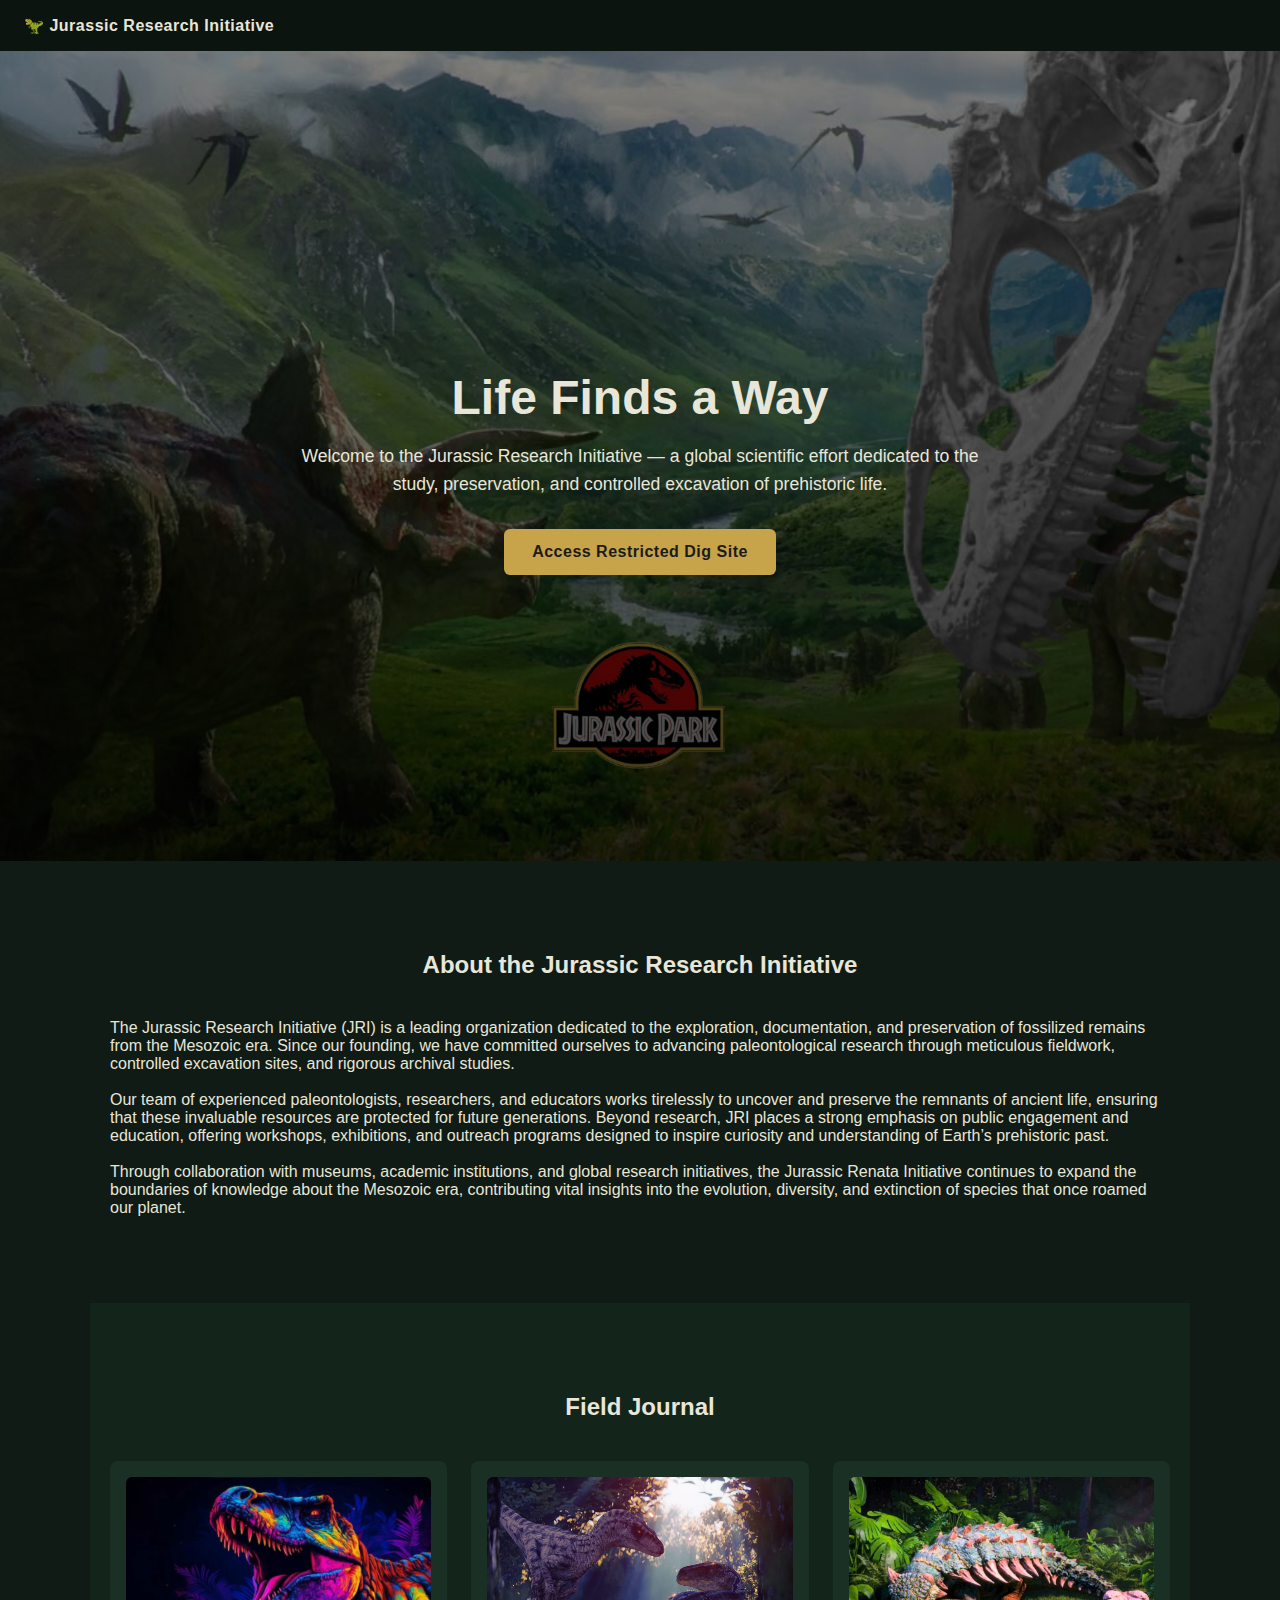
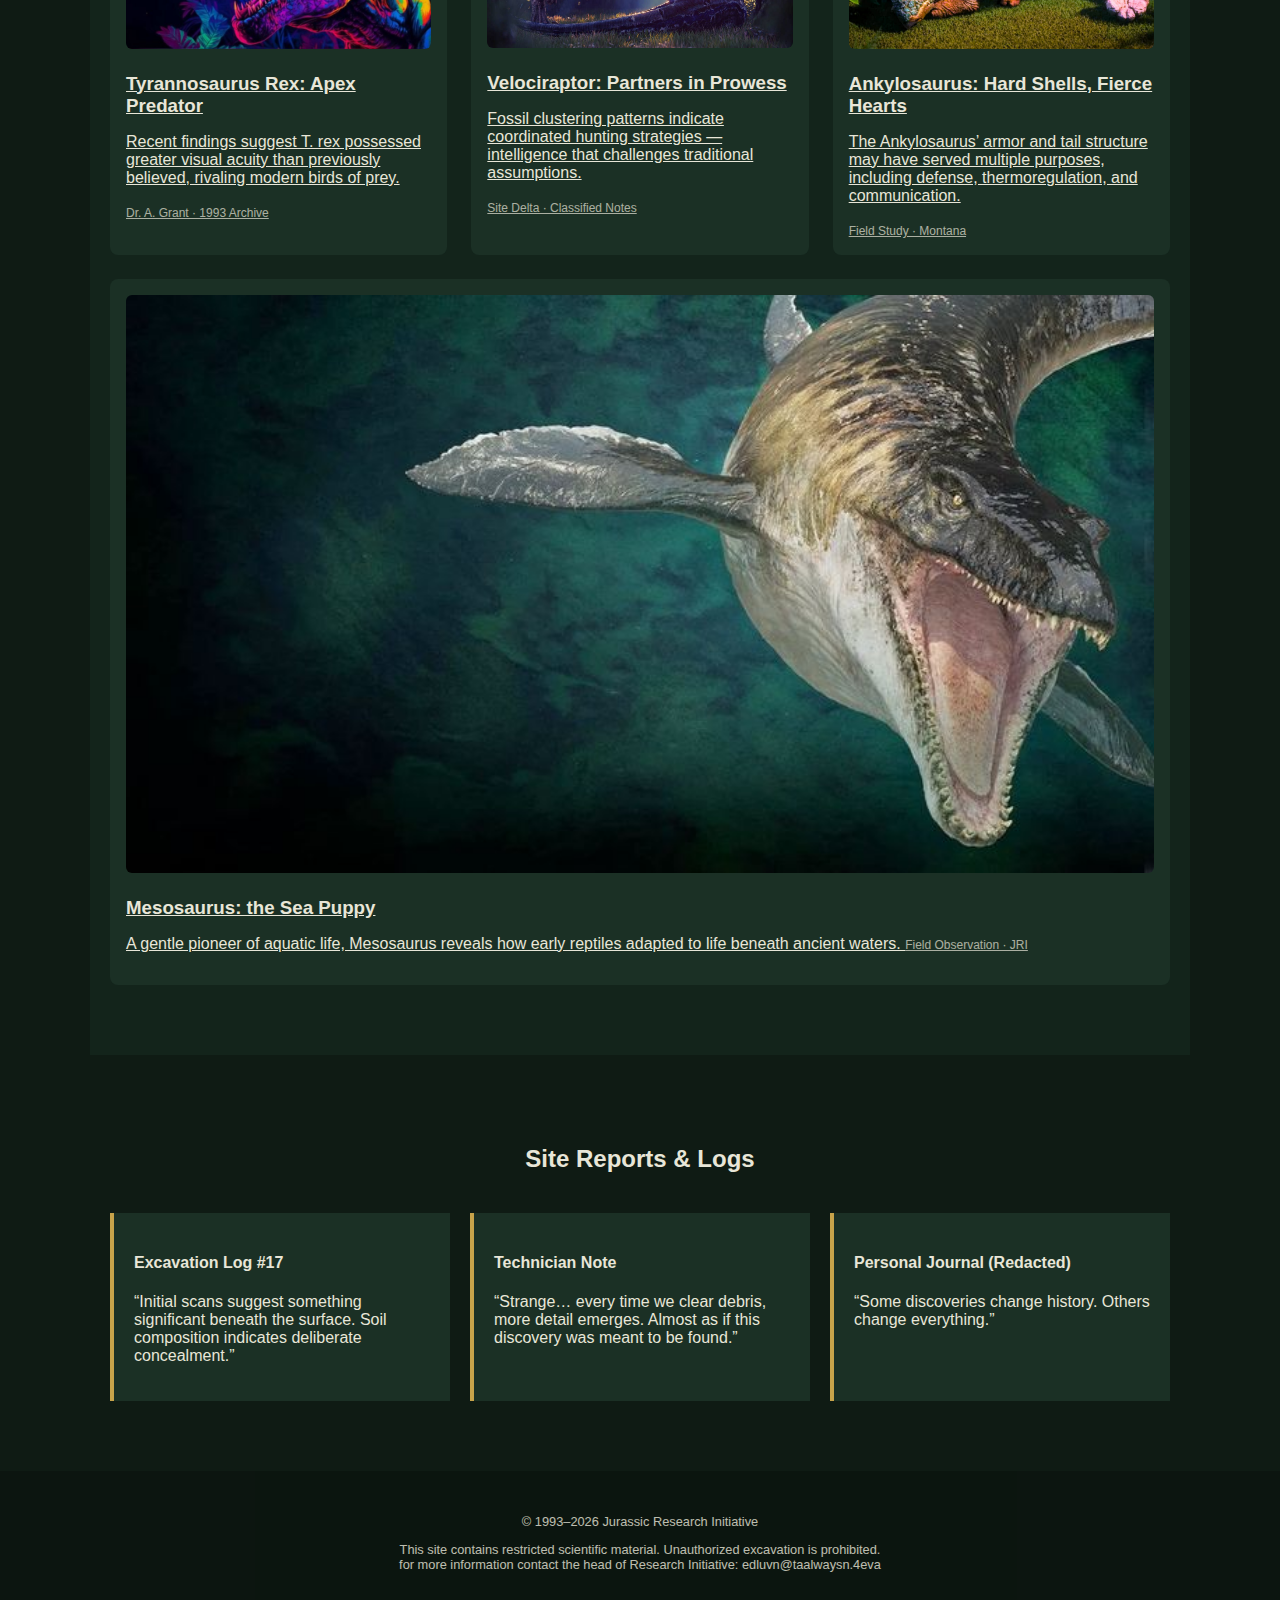
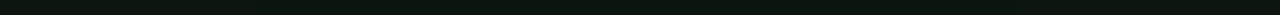
<file: index.html>
<!DOCTYPE html>
<html lang="en">
<head>
  <meta charset="UTF-8" />
  <meta name="viewport" content="width=device-width, initial-scale=1.0" />
    <title>Jurassic Research Initiative</title>
  <meta name="description" content="The Jurassic Research Initiative is dedicated to exploring, documenting, and preserving fossilized remains from the Mesozoic era. Join us in advancing paleontological research and public education.">
  <meta name="keywords" content="Jurassic Research, paleontology, fossils, Mesozoic era, dinosaur research, fossil excavation, science education">
  <meta name="author" content="Jurassic Research Initiative">

   <link rel="shortcut icon" href="./assets/fav1.png" type="image/svg+xml">

  <link rel="stylesheet" href="landing.css" />
</head>
<body>

<header class="header">
  <div class="logo">
    🦖 Jurassic Research Initiative
</div>
<!--
  <nav>
    <a href="#about">About</a>
    <a href="#blog">Field Journal</a>
    <a href="#reports">Site Reports</a>
    <a href="#footer">Contact</a>
  </nav>
  -->
</header>

<!-- HERO -->
<section class="hero">
  <div class="hero-content">
    <h1>Life Finds a Way</h1>
    <p>
      Welcome to the Jurassic Research Initiative —  
      a global scientific effort dedicated to the study, preservation,
      and controlled excavation of prehistoric life.
    </p>

    <a href="dig-site.html" class="cta-btn">
      Access Restricted Dig Site
    </a>
  </div>
</section>

<!-- ABOUT -->
<section id="about" class="section">
  <h2>About the Jurassic Research Initiative</h2>
  <p>
    The Jurassic Research Initiative (JRI) is a leading organization dedicated to the exploration, 
    documentation, and preservation of fossilized remains from the Mesozoic era. Since our founding, 
    we have committed ourselves to advancing paleontological research through meticulous fieldwork, 
    controlled excavation sites, and rigorous archival studies. <br><br>
    Our team of experienced paleontologists, researchers, and educators works tirelessly to uncover 
    and preserve the remnants of ancient life, ensuring that these invaluable resources are protected 
    for future generations. Beyond research, JRI places a strong emphasis on public engagement and 
    education, offering workshops, exhibitions, and outreach programs designed to inspire curiosity 
    and understanding of Earth’s prehistoric past. <br><br>
    Through collaboration with museums, academic institutions, and global research initiatives, the 
    Jurassic Renata Initiative continues to expand the boundaries of knowledge about the Mesozoic 
    era, contributing vital insights into the evolution, diversity, and extinction of species that 
    once roamed our planet.
  </p>
</section>

<!-- BLOG -->
<section id="blog" class="section alt">
  <h2>Field Journal</h2>

  <div class="blog-grid">

    <article class="blog-card">
        <a href="trex-blog.html" style="color: #e8e6d8;">
      <img src="assets/trex_blog1.jpg" alt="T-Rex">
      <h3>Tyrannosaurus Rex: Apex Predator</h3>
      <p>
        Recent findings suggest T. rex possessed greater visual acuity
        than previously believed, rivaling modern birds of prey.
      </p>
      <span class="meta">Dr. A. Grant · 1993 Archive</span>
      </a>
    </article>

    <article class="blog-card">
        <a href="raptor-blog.html" style="color: #e8e6d8;">
      <img src="assets/velociraptor_blog.jpg" alt="Velociraptor">
      <h3>Velociraptor: Partners in Prowess</h3>
      <p>
        Fossil clustering patterns indicate coordinated hunting strategies
        — intelligence that challenges traditional assumptions.
      </p>
      <span class="meta">Site Delta · Classified Notes</span>
      </a>
    </article>

    <article class="blog-card">
        <a href="herbivore-blog.html" style="color: #e8e6d8;">
      <img src="assets/herbivore_blog.png" alt="Triceratops">
      <h3>Ankylosaurus: Hard Shells, Fierce Hearts</h3>
      <p>
        The Ankylosaurus’ armor and tail structure may have served multiple purposes,
        including defense, thermoregulation, and communication.
      </p>
      <span class="meta">Field Study · Montana</span>
      </a>
    </article>

    <article class="blog-card blog-card-wide">
        <a href="meso-blog.html" style="color: #e8e6d8;">
      <img src="assets/mesosaurus_blog.jpg" alt="Triceratops">
      <h3>Mesosaurus: the Sea Puppy</h3>
      <p>
        A gentle pioneer of aquatic life, Mesosaurus reveals how early reptiles
    adapted to life beneath ancient waters.
      <span class="meta">Field Observation · JRI</span>
      </a>
    </article>
  </div>
</section>

<!-- REPORTS / CLUES -->
<section id="reports" class="section">
  <h2>Site Reports & Logs</h2>

  <div class="reports">
    <div class="report">
      <h4>Excavation Log #17</h4>
      <p>
        “Initial scans suggest something significant beneath the surface.
        Soil composition indicates deliberate concealment.”
      </p>
    </div>

    <div class="report">
      <h4>Technician Note</h4>
      <p>
        “Strange… every time we clear debris, more detail emerges.
        Almost as if this discovery was meant to be found.”
      </p>
    </div>

    <div class="report">
      <h4>Personal Journal (Redacted)</h4>
      <p>
        “Some discoveries change history.
        Others change everything.”
      </p>
    </div>
  </div>
</section>

<footer id="footer" class="footer">
  <p>© 1993–2026 Jurassic Research Initiative</p>
  <p>
    This site contains restricted scientific material.
    Unauthorized excavation is prohibited. <br>
    for more information contact the head of Research Initiative: edluvn@taalwaysn.4eva 
  </p>
</footer>

<script src="landing.js"></script>
</body>
</html>
</file>
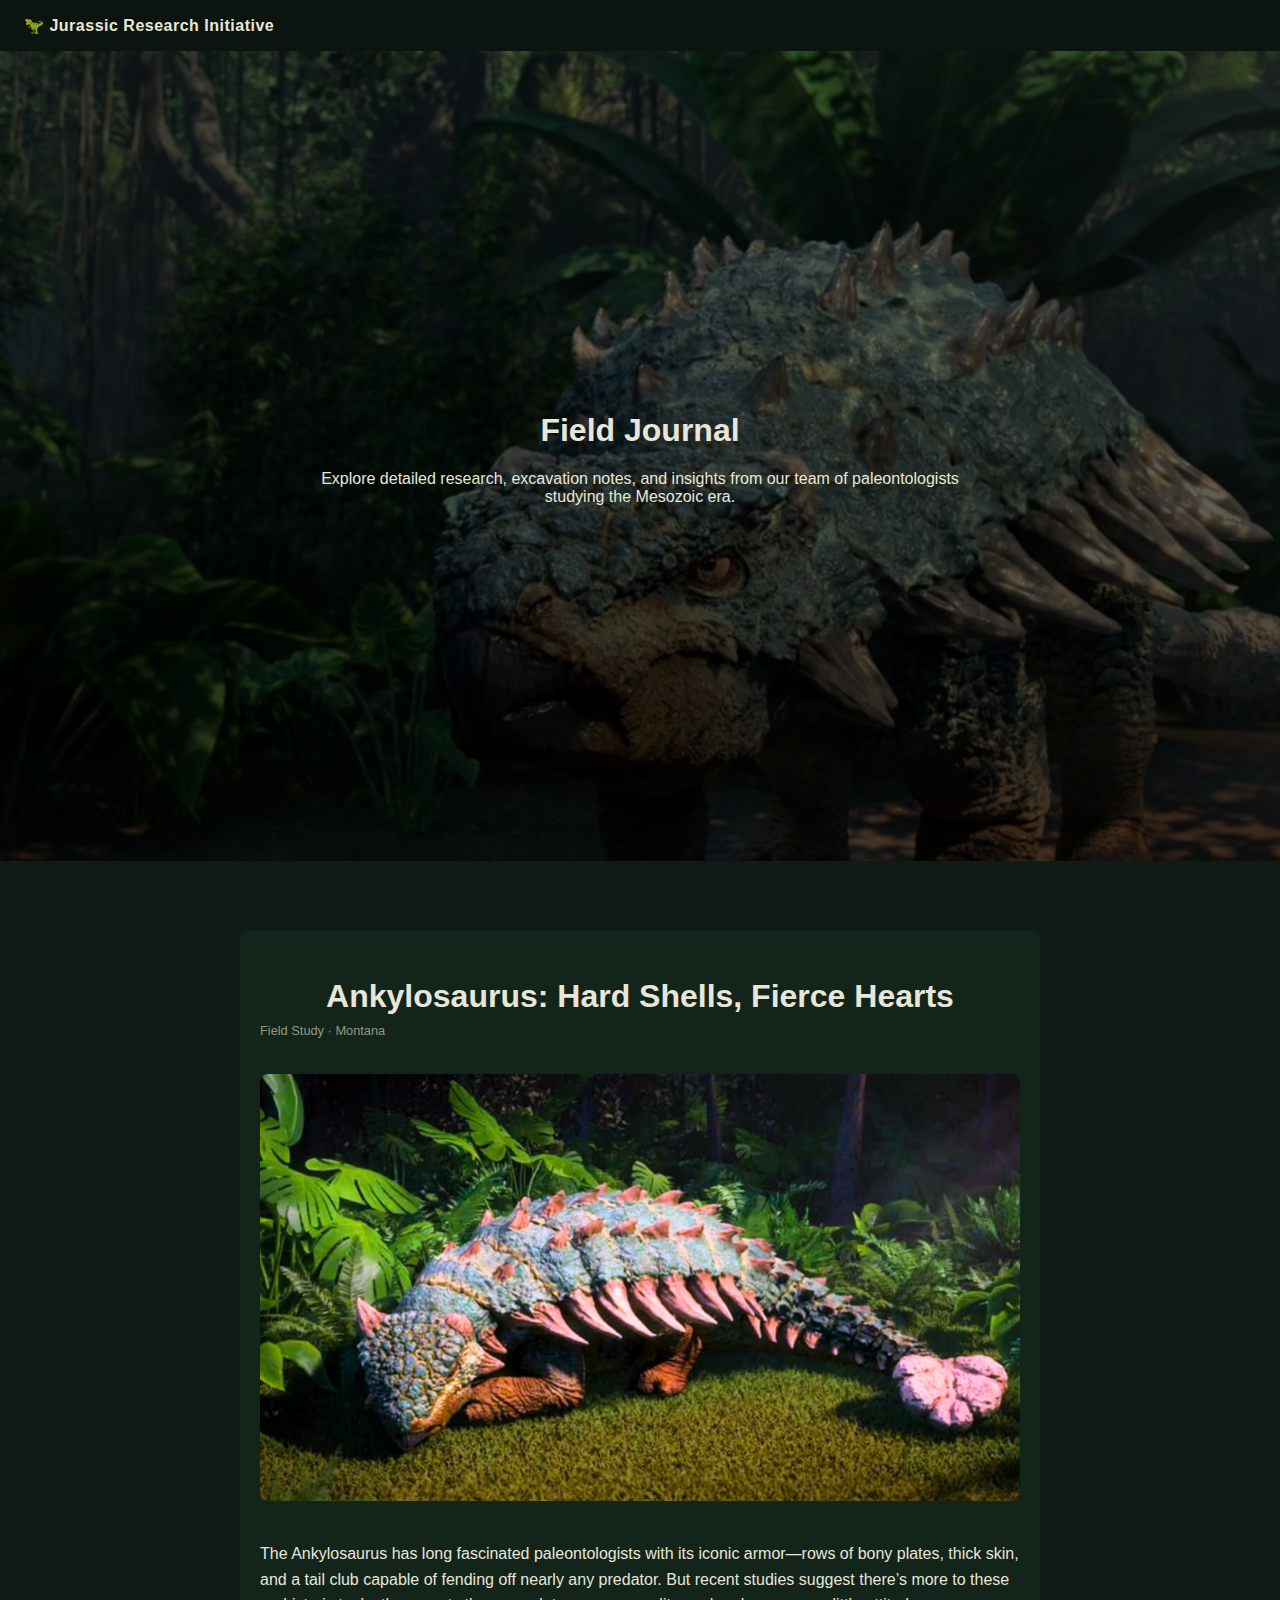
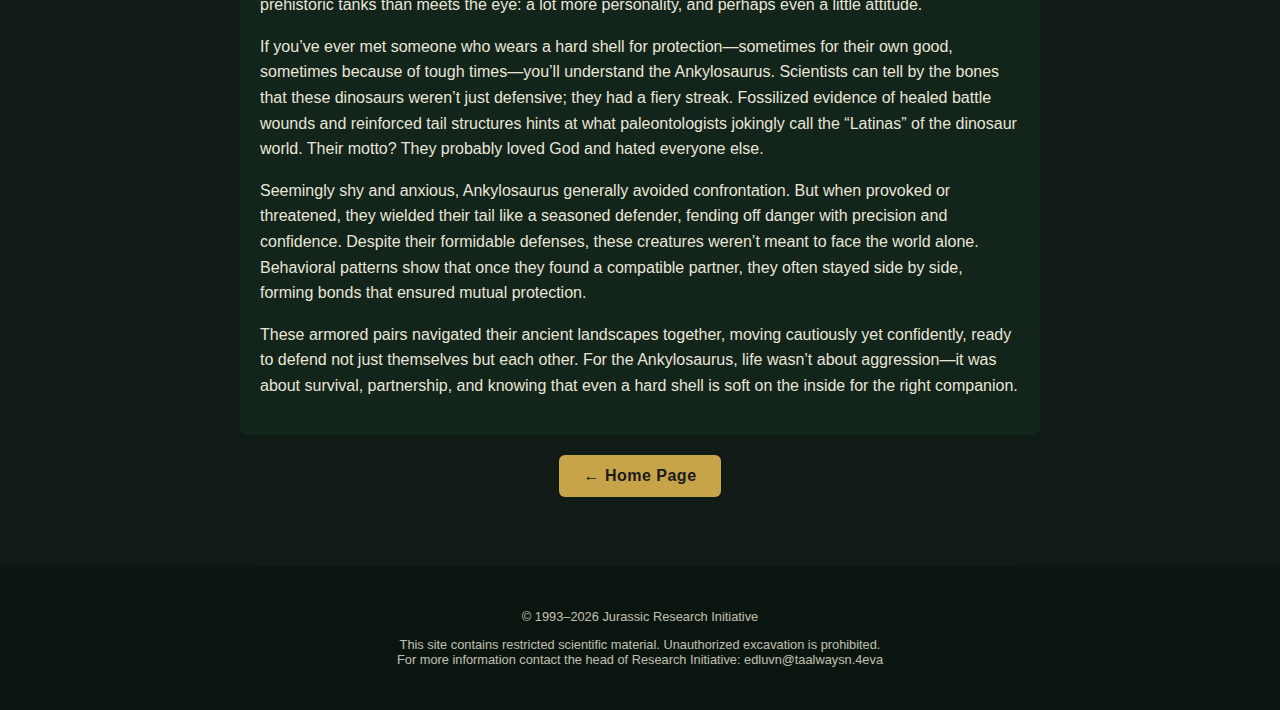
<file: herbivore-blog.html>
<!DOCTYPE html>
<html lang="en">
<head>
  <meta charset="UTF-8" />
  <meta name="viewport" content="width=device-width, initial-scale=1.0" />
  <title>Jurassic Research Initiative | Blog</title>
  <meta name="description" content="Read detailed field reports, paleontological studies, and findings from the Jurassic Research Initiative. Explore our discoveries from the Mesozoic era.">
  <meta name="keywords" content="Jurassic Research, paleontology, fossils, Mesozoic era, dinosaur research, fossil excavation, field reports">
  <meta name="author" content="Jurassic Research Initiative">

  <link rel="shortcut icon" href="./assets/fav1.png" type="image/svg+xml">
  <link rel="stylesheet" href="landing.css" />
  <style>
    /* BLOG PAGE SPECIFIC STYLES */
    .blog-post {
      max-width: 800px;
      margin: auto;
      padding: 20px;
      background: #13241b;
      border-radius: 8px;
    }

    .blog-post h2 {
      font-size: 2rem;
      margin-bottom: 8px;
    }

    .blog-post .meta {
      font-size: 0.8rem;
      color: #c9c6a5;
      margin-bottom: 16px;
      display: block;
    }

    .blog-post img {
      width: 100%;
      border-radius: 8px;
      margin: 20px 0;
    }

    .blog-post p {
      font-size: 1rem;
      line-height: 1.6;
      margin-bottom: 16px;
    }

    .blog-navigation {
      text-align: center;
    }

    .blog-navigation .cta-btn {
      margin-top: 20px;
      display: inline-block;
      padding: 12px 24px;
      font-size: 1rem;
    }

    /* RESPONSIVE MEDIA QUERIES */
    @media (max-width: 768px) {
      .blog-post {
        padding: 16px;
      }
      .blog-post h2 {
        font-size: 1.7rem;
      }
      .blog-post p {
        font-size: 0.95rem;
      }
      .blog-navigation .cta-btn {
        padding: 10px 20px;
        font-size: 0.95rem;
      }
    }

    @media (max-width: 480px) {
      .blog-post {
        padding: 12px;
      }
      .blog-post h2 {
        font-size: 1.5rem;
      }
      .blog-post p {
        font-size: 0.9rem;
      }
      .blog-navigation .cta-btn {
        padding: 8px 16px;
        font-size: 0.9rem;
      }
    }
  </style>
</head>
<body>

<header class="header">
  <div class="logo">🦖 Jurassic Research Initiative</div>
<!--
  <nav>
    <a href="#about">About</a>
    <a href="#blog">Field Journal</a>
    <a href="#reports">Site Reports</a>
    <a href="#footer">Contact</a>
  </nav>
  -->
</header>

<!-- BLOG HERO -->
<section class="hero-herb">
  <div class="hero-content">
    <h1>Field Journal</h1>
    <p>Explore detailed research, excavation notes, and insights from our team of paleontologists studying the Mesozoic era.</p>
  </div>
</section>

<!-- BLOG CONTENT -->
<section class="section">
  <div class="blog-post">
    <h2>Ankylosaurus: Hard Shells, Fierce Hearts</h2>
    <span class="meta">Field Study · Montana</span>
    <img src="assets/herbivore_blog.png" alt="T-Rex">
    <p>
      The Ankylosaurus has long fascinated paleontologists with its iconic armor—rows of bony plates, thick skin, and a tail club capable of fending off nearly any predator. But recent studies suggest there’s more to these prehistoric tanks than meets the eye: a lot more personality, and perhaps even a little attitude.
        </p>
    <p>
      If you’ve ever met someone who wears a hard shell for protection—sometimes for their own good, sometimes because of tough times—you’ll understand the Ankylosaurus. Scientists can tell by the bones that these dinosaurs weren’t just defensive; they had a fiery streak. Fossilized evidence of healed battle wounds and reinforced tail structures hints at what paleontologists jokingly call the “Latinas” of the dinosaur world. Their motto? They probably loved God and hated everyone else.
    </p>
    <p>
      Seemingly shy and anxious, Ankylosaurus generally avoided confrontation. But when provoked or threatened, they wielded their tail like a seasoned defender, fending off danger with precision and confidence. Despite their formidable defenses, these creatures weren’t meant to face the world alone. Behavioral patterns show that once they found a compatible partner, they often stayed side by side, forming bonds that ensured mutual protection.
    </p>
    <p>
        These armored pairs navigated their ancient landscapes together, moving cautiously yet confidently, ready to defend not just themselves but each other. For the Ankylosaurus, life wasn’t about aggression—it was about survival, partnership, and knowing that even a hard shell is soft on the inside for the right companion.
    </p>
  </div>

  <div class="blog-navigation">
    <a href="index.html#blog" class="cta-btn">← Home Page</a>
  </div>
</section>

<footer id="footer" class="footer">
  <p>© 1993–2026 Jurassic Research Initiative</p>
  <p>
    This site contains restricted scientific material. Unauthorized excavation is prohibited. <br>
    For more information contact the head of Research Initiative: edluvn@taalwaysn.4eva
  </p>
</footer>

<script src="landing.js"></script>
</body>
</html>
</file>
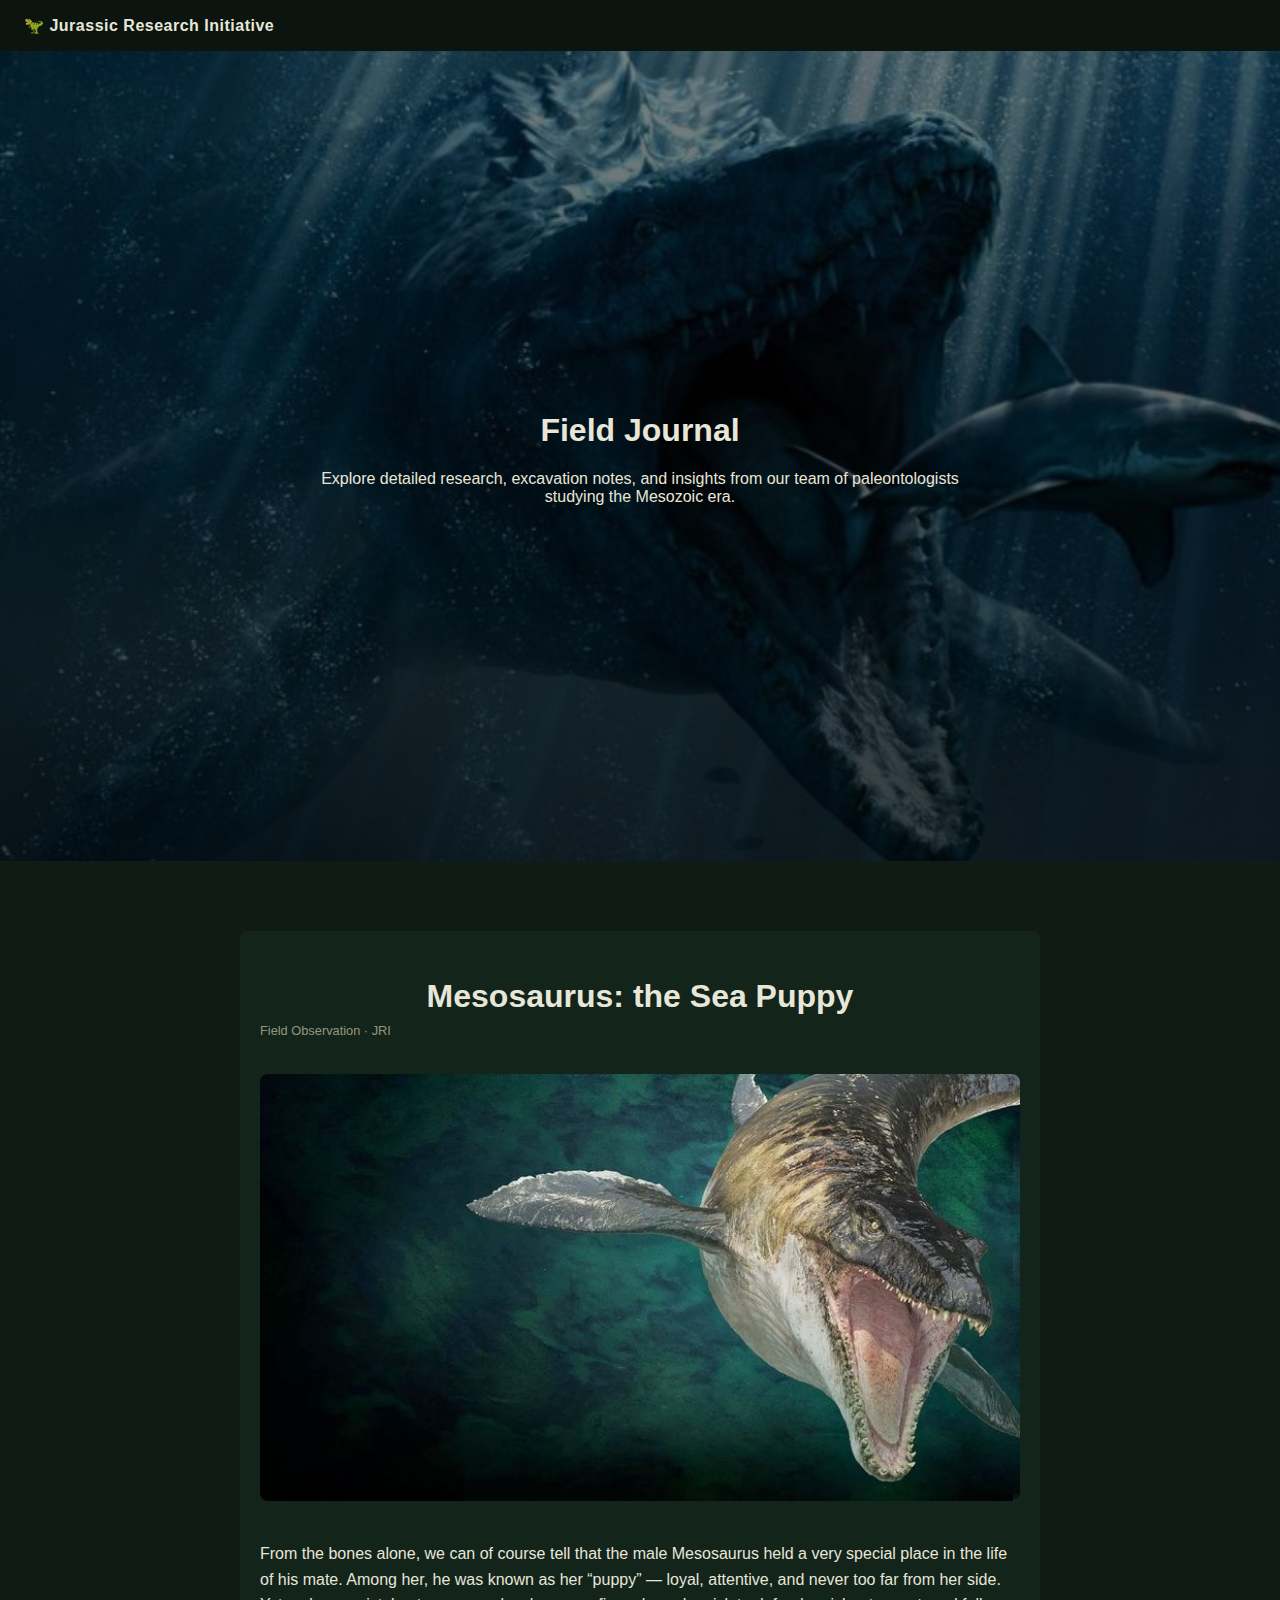
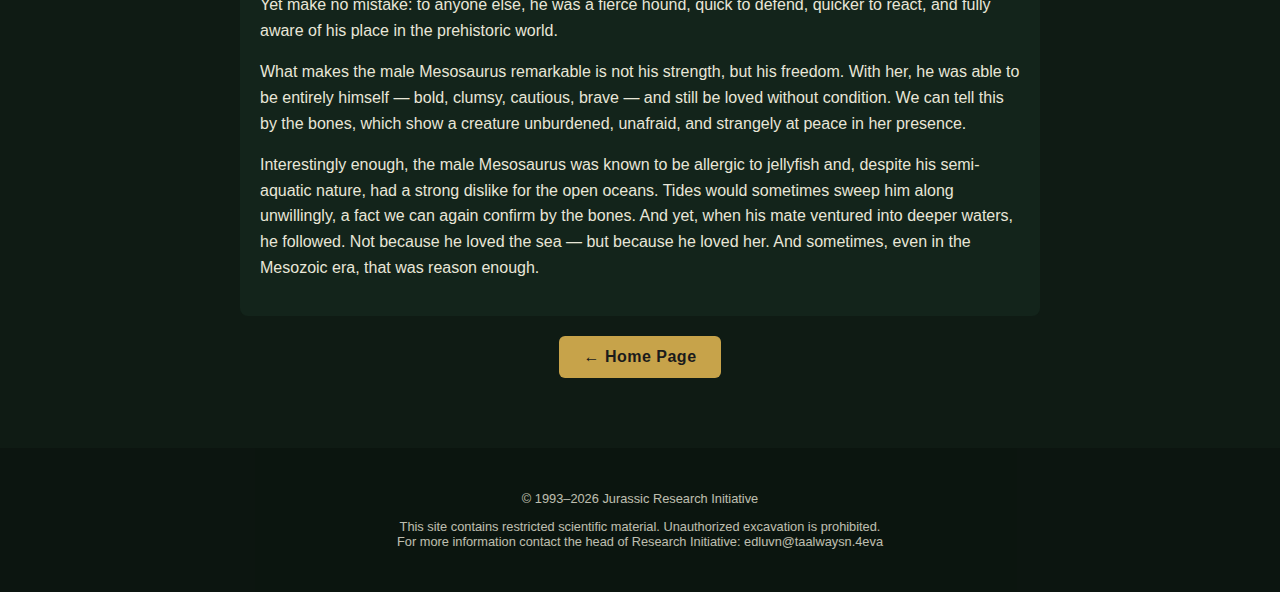
<file: meso-blog.html>
<!DOCTYPE html>
<html lang="en">
<head>
  <meta charset="UTF-8" />
  <meta name="viewport" content="width=device-width, initial-scale=1.0" />
  <title>Jurassic Research Initiative | Blog</title>
  <meta name="description" content="Read detailed field reports, paleontological studies, and findings from the Jurassic Research Initiative. Explore our discoveries from the Mesozoic era.">
  <meta name="keywords" content="Jurassic Research, paleontology, fossils, Mesozoic era, dinosaur research, fossil excavation, field reports">
  <meta name="author" content="Jurassic Research Initiative">

  <link rel="shortcut icon" href="./assets/fav1.png" type="image/svg+xml">
  <link rel="stylesheet" href="landing.css" />
  <style>
    /* BLOG PAGE SPECIFIC STYLES */
    .blog-post {
      max-width: 800px;
      margin: auto;
      padding: 20px;
      background: #13241b;
      border-radius: 8px;
    }

    .blog-post h2 {
      font-size: 2rem;
      margin-bottom: 8px;
    }

    .blog-post .meta {
      font-size: 0.8rem;
      color: #c9c6a5;
      margin-bottom: 16px;
      display: block;
    }

    .blog-post img {
      width: 100%;
      border-radius: 8px;
      margin: 20px 0;
    }

    .blog-post p {
      font-size: 1rem;
      line-height: 1.6;
      margin-bottom: 16px;
    }

    .blog-navigation {
      text-align: center;
    }

    .blog-navigation .cta-btn {
      margin-top: 20px;
      display: inline-block;
      padding: 12px 24px;
      font-size: 1rem;
    }

    /* RESPONSIVE MEDIA QUERIES */
    @media (max-width: 768px) {
      .blog-post {
        padding: 16px;
      }
      .blog-post h2 {
        font-size: 1.7rem;
      }
      .blog-post p {
        font-size: 0.95rem;
      }
      .blog-navigation .cta-btn {
        padding: 10px 20px;
        font-size: 0.95rem;
      }
    }

    @media (max-width: 480px) {
      .blog-post {
        padding: 12px;
      }
      .blog-post h2 {
        font-size: 1.5rem;
      }
      .blog-post p {
        font-size: 0.9rem;
      }
      .blog-navigation .cta-btn {
        padding: 8px 16px;
        font-size: 0.9rem;
      }
    }
  </style>
</head>
<body>

<header class="header">
  <div class="logo">🦖 Jurassic Research Initiative</div>
<!--
  <nav>
    <a href="#about">About</a>
    <a href="#blog">Field Journal</a>
    <a href="#reports">Site Reports</a>
    <a href="#footer">Contact</a>
  </nav>
  -->
</header>

<!-- BLOG HERO -->
<section class="hero-meso">
  <div class="hero-content">
    <h1>Field Journal</h1>
    <p>Explore detailed research, excavation notes, and insights from our team of paleontologists studying the Mesozoic era.</p>
  </div>
</section>

<!-- BLOG CONTENT -->
<section class="section">
  <div class="blog-post">
    <h2>Mesosaurus: the Sea Puppy</h2>
    <span class="meta">Field Observation · JRI</span>
    <img src="assets/mesosaurus_blog.jpg" alt="T-Rex">
    <p>
      From the bones alone, we can of course tell that the male Mesosaurus held a very special place in the life of his mate. Among her, he was known as her “puppy” — loyal, attentive, and never too far from her side. Yet make no mistake: to anyone else, he was a fierce hound, quick to defend, quicker to react, and fully aware of his place in the prehistoric world.
    </p>
    <p>
      What makes the male Mesosaurus remarkable is not his strength, but his freedom. With her, he was able to be entirely himself — bold, clumsy, cautious, brave — and still be loved without condition. We can tell this by the bones, which show a creature unburdened, unafraid, and strangely at peace in her presence.
    </p>
    <p>
      Interestingly enough, the male Mesosaurus was known to be allergic to jellyfish and, despite his semi-aquatic nature, had a strong dislike for the open oceans. Tides would sometimes sweep him along unwillingly, a fact we can again confirm by the bones. And yet, when his mate ventured into deeper waters, he followed. Not because he loved the sea — but because he loved her. And sometimes, even in the Mesozoic era, that was reason enough.
    </p>
  </div>

  <div class="blog-navigation">
    <a href="index.html#blog" class="cta-btn">← Home Page</a>
  </div>
</section>

<footer id="footer" class="footer">
  <p>© 1993–2026 Jurassic Research Initiative</p>
  <p>
    This site contains restricted scientific material. Unauthorized excavation is prohibited. <br>
    For more information contact the head of Research Initiative: edluvn@taalwaysn.4eva
  </p>
</footer>

<script src="landing.js"></script>
</body>
</html>
</file>
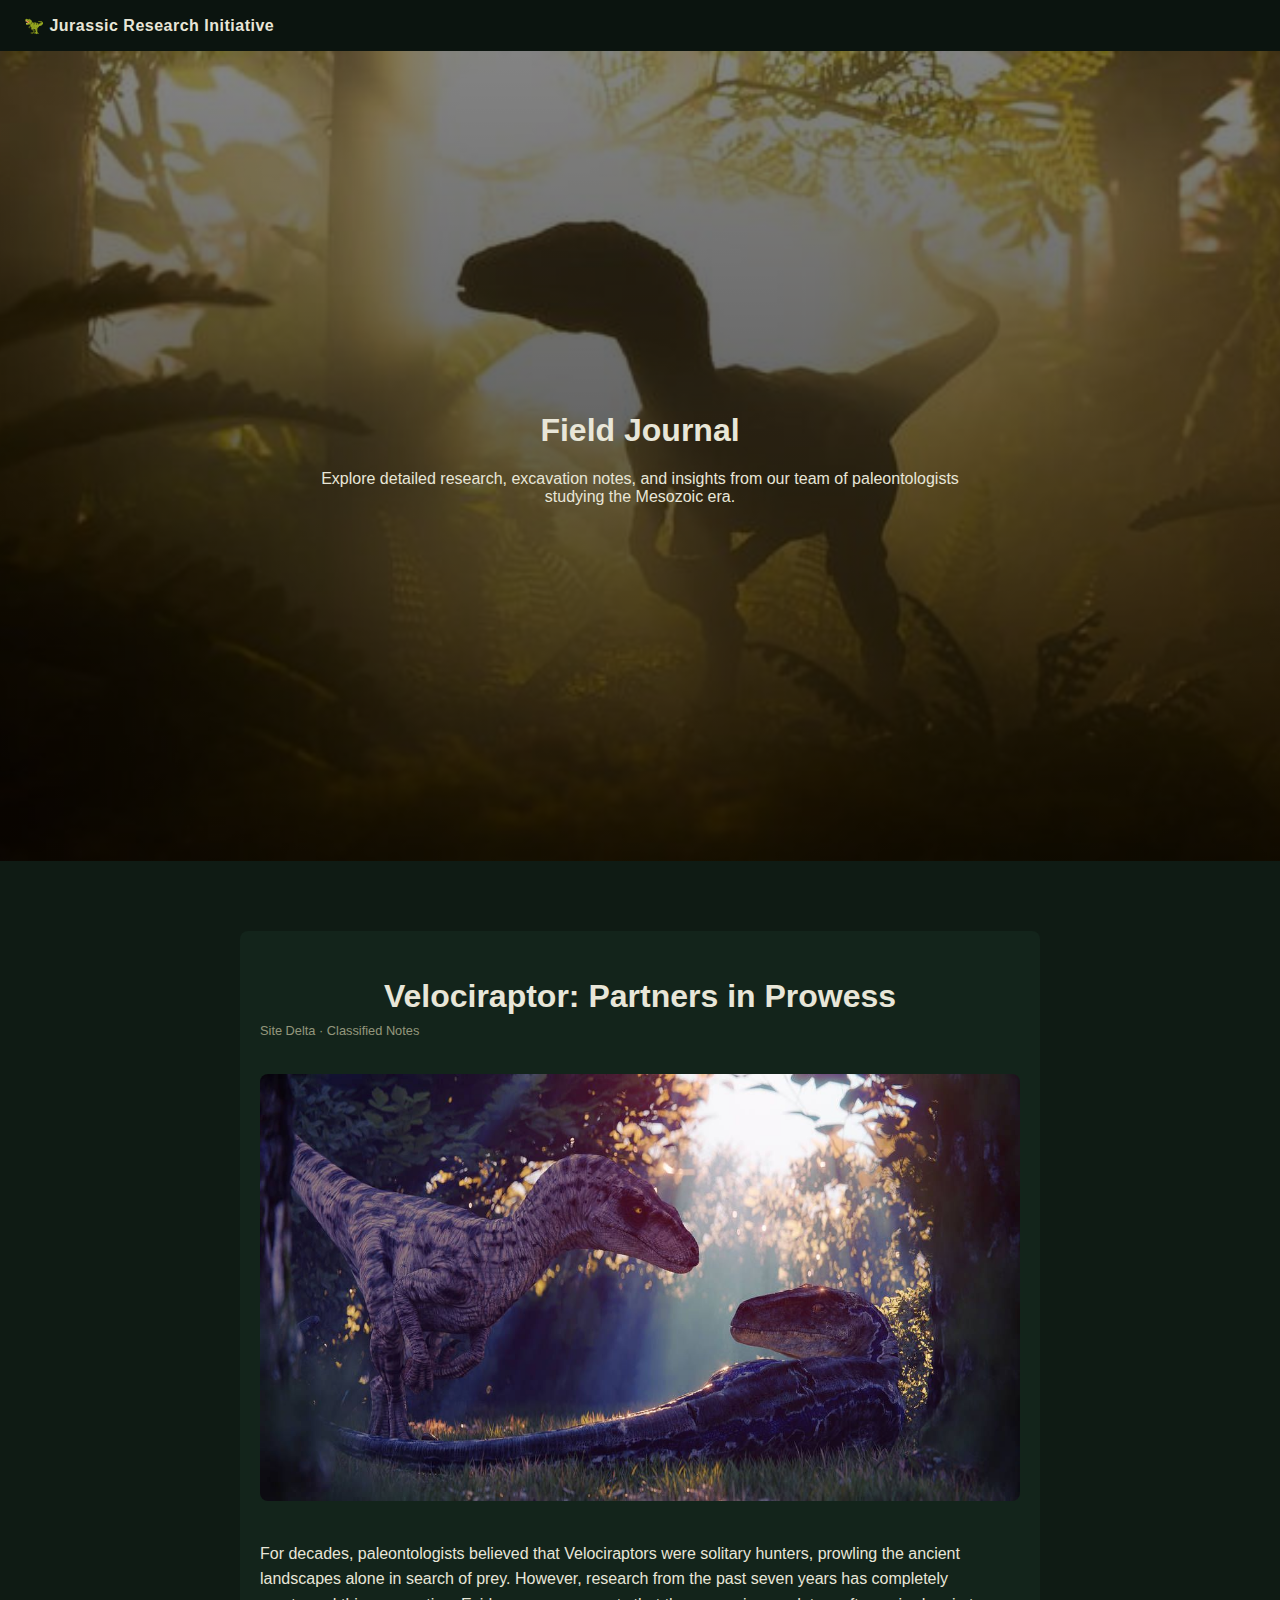
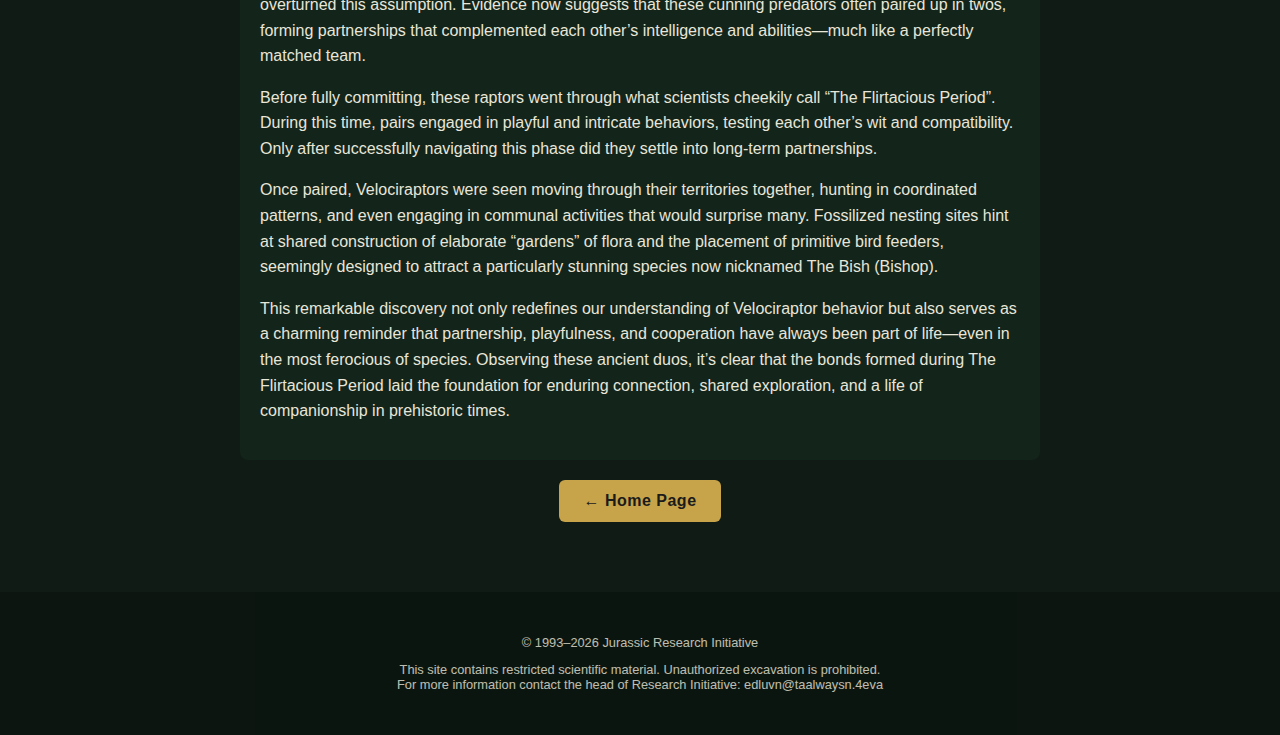
<file: raptor-blog.html>
<!DOCTYPE html>
<html lang="en">
<head>
  <meta charset="UTF-8" />
  <meta name="viewport" content="width=device-width, initial-scale=1.0" />
  <title>Jurassic Research Initiative | Blog</title>
  <meta name="description" content="Read detailed field reports, paleontological studies, and findings from the Jurassic Research Initiative. Explore our discoveries from the Mesozoic era.">
  <meta name="keywords" content="Jurassic Research, paleontology, fossils, Mesozoic era, dinosaur research, fossil excavation, field reports">
  <meta name="author" content="Jurassic Research Initiative">

  <link rel="shortcut icon" href="./assets/fav1.png" type="image/svg+xml">
  <link rel="stylesheet" href="landing.css" />
  <style>
    /* BLOG PAGE SPECIFIC STYLES */
    .blog-post {
      max-width: 800px;
      margin: auto;
      padding: 20px;
      background: #13241b;
      border-radius: 8px;
    }

    .blog-post h2 {
      font-size: 2rem;
      margin-bottom: 8px;
    }

    .blog-post .meta {
      font-size: 0.8rem;
      color: #c9c6a5;
      margin-bottom: 16px;
      display: block;
    }

    .blog-post img {
      width: 100%;
      border-radius: 8px;
      margin: 20px 0;
    }

    .blog-post p {
      font-size: 1rem;
      line-height: 1.6;
      margin-bottom: 16px;
    }

    .blog-navigation {
      text-align: center;
    }

    .blog-navigation .cta-btn {
      margin-top: 20px;
      display: inline-block;
      padding: 12px 24px;
      font-size: 1rem;
    }

    /* RESPONSIVE MEDIA QUERIES */
    @media (max-width: 768px) {
      .blog-post {
        padding: 16px;
      }
      .blog-post h2 {
        font-size: 1.7rem;
      }
      .blog-post p {
        font-size: 0.95rem;
      }
      .blog-navigation .cta-btn {
        padding: 10px 20px;
        font-size: 0.95rem;
      }
    }

    @media (max-width: 480px) {
      .blog-post {
        padding: 12px;
      }
      .blog-post h2 {
        font-size: 1.5rem;
      }
      .blog-post p {
        font-size: 0.9rem;
      }
      .blog-navigation .cta-btn {
        padding: 8px 16px;
        font-size: 0.9rem;
      }
    }
  </style>
</head>
<body>

<header class="header">
  <div class="logo">🦖 Jurassic Research Initiative</div>
<!--
  <nav>
    <a href="#about">About</a>
    <a href="#blog">Field Journal</a>
    <a href="#reports">Site Reports</a>
    <a href="#footer">Contact</a>
  </nav>
  -->
</header>

<!-- BLOG HERO -->
<section class="hero-raptor">
  <div class="hero-content">
    <h1>Field Journal</h1>
    <p>Explore detailed research, excavation notes, and insights from our team of paleontologists studying the Mesozoic era.</p>
  </div>
</section>

<!-- BLOG CONTENT -->
<section class="section">
  <div class="blog-post">
    <h2>Velociraptor: Partners in Prowess</h2>
    <span class="meta">Site Delta · Classified Notes</span>
    <img src="assets/velociraptor_blog.jpg" alt="T-Rex">
   <p>
      For decades, paleontologists believed that Velociraptors were solitary hunters, prowling the ancient landscapes alone in search of prey. However, research from the past seven years has completely overturned this assumption. Evidence now suggests that these cunning predators often paired up in twos, forming partnerships that complemented each other’s intelligence and abilities—much like a perfectly matched team.
    </p>
    <p>
      Before fully committing, these raptors went through what scientists cheekily call “The Flirtacious Period”. During this time, pairs engaged in playful and intricate behaviors, testing each other’s wit and compatibility. Only after successfully navigating this phase did they settle into long-term partnerships.
    </p>
    <p>
      Once paired, Velociraptors were seen moving through their territories together, hunting in coordinated patterns, and even engaging in communal activities that would surprise many. Fossilized nesting sites hint at shared construction of elaborate “gardens” of flora and the placement of primitive bird feeders, seemingly designed to attract a particularly stunning species now nicknamed The Bish (Bishop).
    </p>
    <p>
        This remarkable discovery not only redefines our understanding of Velociraptor behavior but also serves as a charming reminder that partnership, playfulness, and cooperation have always been part of life—even in the most ferocious of species. Observing these ancient duos, it’s clear that the bonds formed during The Flirtacious Period laid the foundation for enduring connection, shared exploration, and a life of companionship in prehistoric times.
    </p>
  </div>

  <div class="blog-navigation">
    <a href="index.html#blog" class="cta-btn">← Home Page</a>
  </div>
</section>

<footer id="footer" class="footer">
  <p>© 1993–2026 Jurassic Research Initiative</p>
  <p>
    This site contains restricted scientific material. Unauthorized excavation is prohibited. <br>
    For more information contact the head of Research Initiative: edluvn@taalwaysn.4eva
  </p>
</footer>

<script src="landing.js"></script>
</body>
</html>
</file>
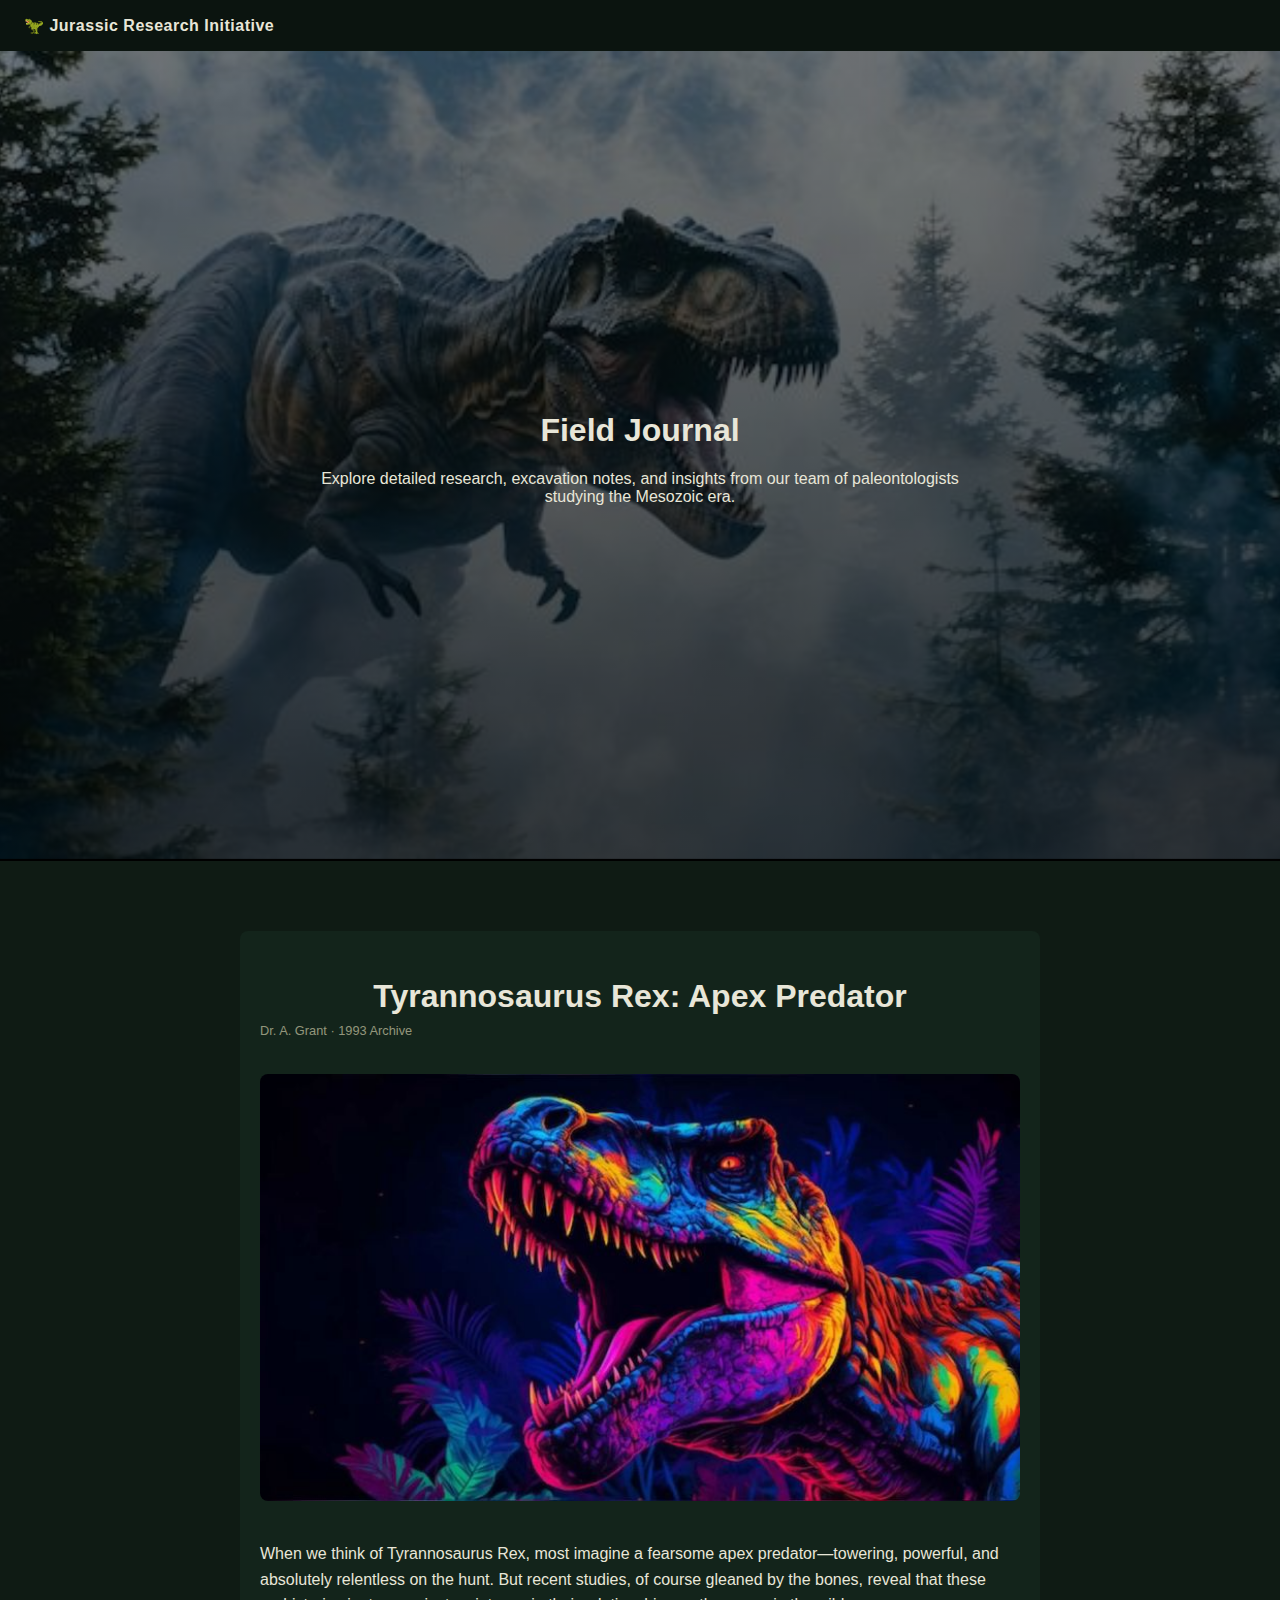
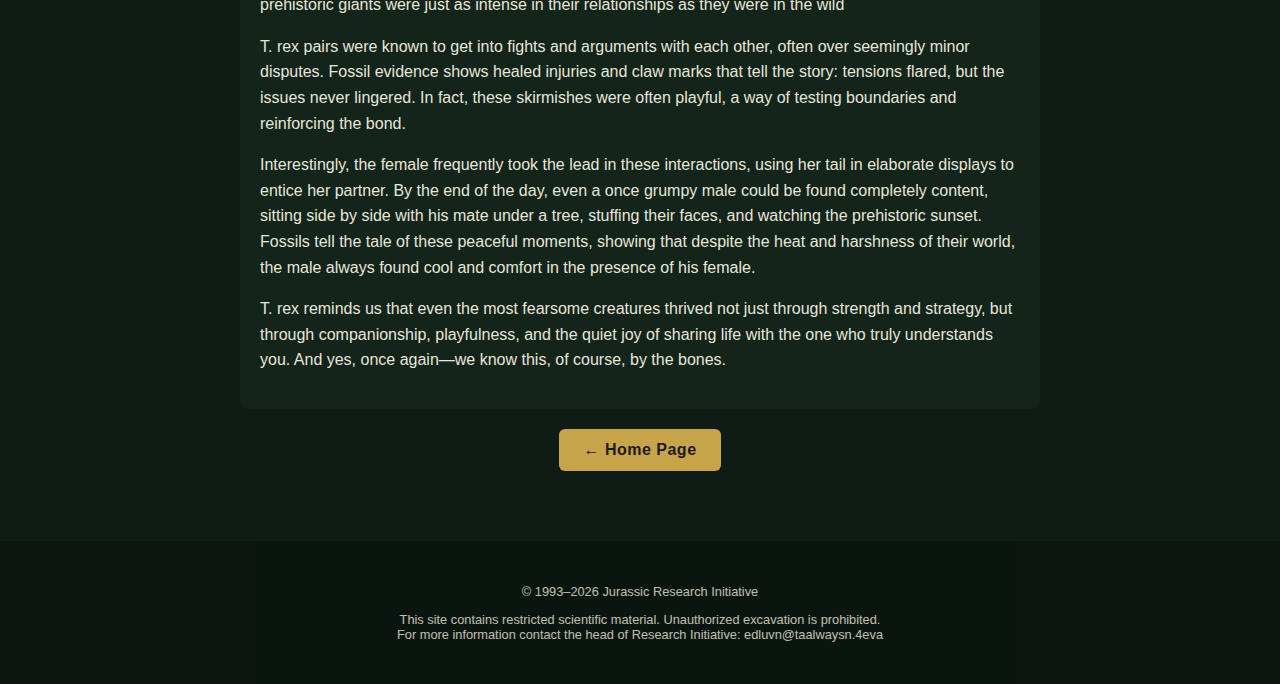
<file: trex-blog.html>
<!DOCTYPE html>
<html lang="en">
<head>
  <meta charset="UTF-8" />
  <meta name="viewport" content="width=device-width, initial-scale=1.0" />
  <title>Jurassic Research Initiative | Blog</title>
  <meta name="description" content="Read detailed field reports, paleontological studies, and findings from the Jurassic Research Initiative. Explore our discoveries from the Mesozoic era.">
  <meta name="keywords" content="Jurassic Research, paleontology, fossils, Mesozoic era, dinosaur research, fossil excavation, field reports">
  <meta name="author" content="Jurassic Research Initiative">

  <link rel="shortcut icon" href="./assets/fav1.png" type="image/svg+xml">
  <link rel="stylesheet" href="landing.css" />
  <style>
    /* BLOG PAGE SPECIFIC STYLES */
    .blog-post {
      max-width: 800px;
      margin: auto;
      padding: 20px;
      background: #13241b;
      border-radius: 8px;
    }

    .blog-post h2 {
      font-size: 2rem;
      margin-bottom: 8px;
    }

    .blog-post .meta {
      font-size: 0.8rem;
      color: #c9c6a5;
      margin-bottom: 16px;
      display: block;
    }

    .blog-post img {
      width: 100%;
      border-radius: 8px;
      margin: 20px 0;
    }

    .blog-post p {
      font-size: 1rem;
      line-height: 1.6;
      margin-bottom: 16px;
    }

    .blog-navigation {
      text-align: center;
    }

    .blog-navigation .cta-btn {
      margin-top: 20px;
      display: inline-block;
      padding: 12px 24px;
      font-size: 1rem;
    }

    /* RESPONSIVE MEDIA QUERIES */
    @media (max-width: 768px) {
      .blog-post {
        padding: 16px;
      }
      .blog-post h2 {
        font-size: 1.7rem;
      }
      .blog-post p {
        font-size: 0.95rem;
      }
      .blog-navigation .cta-btn {
        padding: 10px 20px;
        font-size: 0.95rem;
      }
    }

    @media (max-width: 480px) {
      .blog-post {
        padding: 12px;
      }
      .blog-post h2 {
        font-size: 1.5rem;
      }
      .blog-post p {
        font-size: 0.9rem;
      }
      .blog-navigation .cta-btn {
        padding: 8px 16px;
        font-size: 0.9rem;
      }
    }
  </style>
</head>
<body>

<header class="header">
  <div class="logo">🦖 Jurassic Research Initiative</div>
<!--
  <nav>
    <a href="#about">About</a>
    <a href="#blog">Field Journal</a>
    <a href="#reports">Site Reports</a>
    <a href="#footer">Contact</a>
  </nav>
  -->
</header>

<!-- BLOG HERO -->
<section class="hero-trex">
  <div class="hero-content">
    <h1>Field Journal</h1>
    <p>Explore detailed research, excavation notes, and insights from our team of paleontologists studying the Mesozoic era.</p>
  </div>
</section>

<!-- BLOG CONTENT -->
<section class="section">
  <div class="blog-post">
    <h2>Tyrannosaurus Rex: Apex Predator</h2>
    <span class="meta">Dr. A. Grant · 1993 Archive</span>
    <img src="assets/trex_blog1.jpg" alt="T-Rex">
    <p>
      When we think of Tyrannosaurus Rex, most imagine a fearsome apex predator—towering, powerful, and absolutely relentless on the hunt. But recent studies, of course gleaned by the bones, reveal that these prehistoric giants were just as intense in their relationships as they were in the wild
    </p>
    <p>
      T. rex pairs were known to get into fights and arguments with each other, often over seemingly minor disputes. Fossil evidence shows healed injuries and claw marks that tell the story: tensions flared, but the issues never lingered. In fact, these skirmishes were often playful, a way of testing boundaries and reinforcing the bond.
    </p>
    <p>
      Interestingly, the female frequently took the lead in these interactions, using her tail in elaborate displays to entice her partner. By the end of the day, even a once grumpy male could be found completely content, sitting side by side with his mate under a tree, stuffing their faces, and watching the prehistoric sunset. Fossils tell the tale of these peaceful moments, showing that despite the heat and harshness of their world, the male always found cool and comfort in the presence of his female.
    </p>
    <p>
        T. rex reminds us that even the most fearsome creatures thrived not just through strength and strategy, but through companionship, playfulness, and the quiet joy of sharing life with the one who truly understands you. And yes, once again—we know this, of course, by the bones.
    </p>
  </div>

  <div class="blog-navigation">
    <a href="index.html#blog" class="cta-btn">← Home Page</a>
  </div>
</section>

<footer id="footer" class="footer">
  <p>© 1993–2026 Jurassic Research Initiative</p>
  <p>
    This site contains restricted scientific material. Unauthorized excavation is prohibited. <br>
    For more information contact the head of Research Initiative: edluvn@taalwaysn.4eva
  </p>
</footer>

<script src="landing.js"></script>
</body>
</html>
</file>
<file: landing.css>
* {
  box-sizing: border-box;
}

body {
  margin: 0;
  font-family: "Trebuchet MS", sans-serif;
  background: #0f1b14;
  color: #e8e6d8;
}

.header {
  display: flex;
  justify-content: space-between;
  align-items: center;
  padding: 16px 24px;
  background: #0b140f;
  position: sticky;
  top: 0;
  z-index: 10;
}

.header nav a {
  color: #c9c6a5;
  margin-left: 20px;
  text-decoration: none;
  font-size: 0.9rem;
}

.logo {
  font-weight: bold;
  letter-spacing: 0.5px;
}

.hero {
  min-height: 90vh;
  background:
    linear-gradient(rgba(0, 0, 0, 0.488), rgba(0, 0, 0, 0.734)),
    url("assets/hero-bg.png") center/cover no-repeat;
  display: flex;
  align-items: center;
  justify-content: center;
  text-align: center;
  padding: 40px 20px;
}

.hero-trex {
  min-height: 90vh;
  background:
    linear-gradient(rgba(0, 0, 0, 0.488), rgba(0, 0, 0, 0.734)),
    url("assets/trexBG.png ") center/cover no-repeat;
  display: flex;
  align-items: center;
  justify-content: center;
  text-align: center;
  padding: 40px 20px;
}

.hero-raptor {
  min-height: 90vh;
  background:
    linear-gradient(rgba(0, 0, 0, 0.488), rgba(0, 0, 0, 0.734)),
    url("assets/raptorBG.png") center/cover no-repeat;
  display: flex;
  align-items: center;
  justify-content: center;
  text-align: center;
  padding: 40px 20px;
}

.hero-herb {
  min-height: 90vh;
  background:
    linear-gradient(rgba(0, 0, 0, 0.488), rgba(0, 0, 0, 0.734)),
    url("assets/ankylBG.png") center/cover no-repeat;
  display: flex;
  align-items: center;
  justify-content: center;
  text-align: center;
  padding: 40px 20px;
}

.hero-meso {
  min-height: 90vh;
  background:
    linear-gradient(rgba(0, 0, 0, 0.488), rgba(0, 0, 0, 0.734)),
    url("assets/mesoBG.png") center/cover no-repeat;
  display: flex;
  align-items: center;
  justify-content: center;
  text-align: center;
  padding: 40px 20px;
}

.hero-content {
  max-width: 700px;
}

.hero h1 {
  font-size: 3rem;
  margin-bottom: 16px;
}

.hero p {
  font-size: 1.1rem;
  line-height: 1.6;
  margin-bottom: 30px;
}

.cta-btn {
  display: inline-block;
  padding: 14px 28px;
  background: #c7a34a;
  color: #1b1b1b;
  font-weight: bold;
  text-decoration: none;
  border-radius: 6px;
  letter-spacing: 0.5px;
}

.section {
  padding: 70px 20px;
  max-width: 1100px;
  margin: auto;
}

.section.alt {
  background: #13241b;
}

.section h2 {
  text-align: center;
  margin-bottom: 40px;
}

.blog-grid {
  display: grid;
  grid-template-columns: repeat(auto-fit, minmax(260px, 1fr));
  gap: 24px;
}

.blog-card {
  background: #1b3025;
  padding: 16px;
  border-radius: 8px;
}

.blog-card img {
  width: 100%;
  border-radius: 6px;
  margin-bottom: 12px;
}

.blog-card h3 {
  margin: 8px 0;
}

.meta {
  font-size: 0.75rem;
  opacity: 0.7;
}

.reports {
  display: grid;
  grid-template-columns: repeat(auto-fit, minmax(240px, 1fr));
  gap: 20px;
}

.report {
  background: #1b3025;
  padding: 20px;
  border-left: 4px solid #c7a34a;
}

.footer {
  background: #0b140f;
  text-align: center;
  padding: 30px 20px;
  font-size: 0.8rem;
  opacity: 0.8;
}

/* FULL-WIDTH BLOG CARD */
.blog-card-wide {
  grid-column: 1 / -1;
}

/* MOBILE RESET */
@media (max-width: 768px) {
  .blog-card-wide {
    grid-column: auto;
  }
}
</file>
